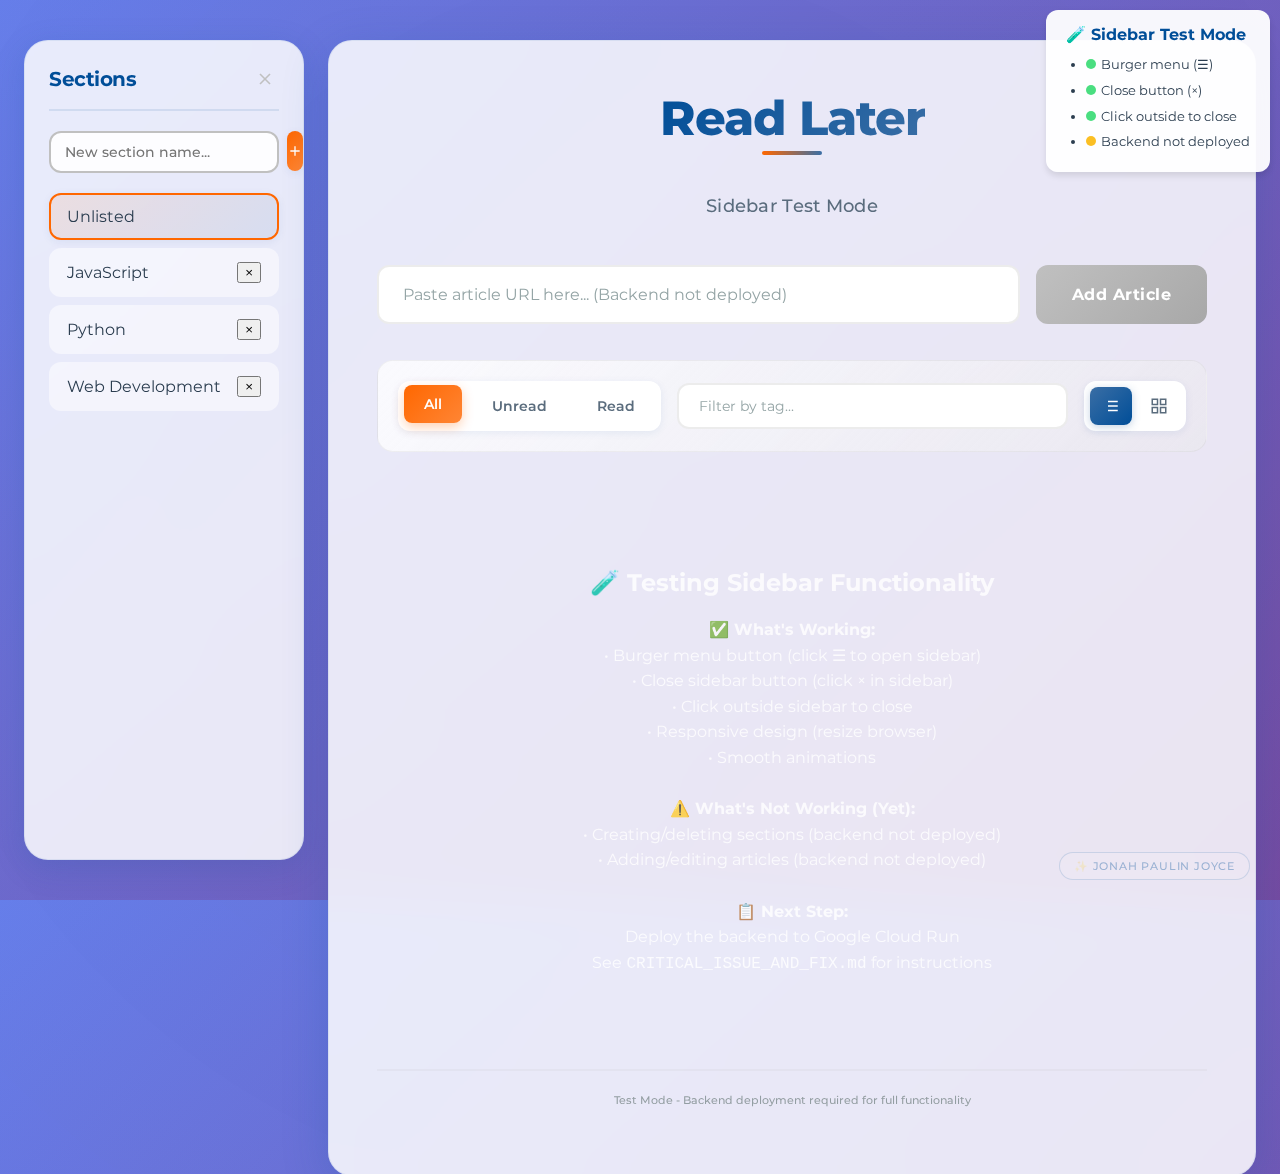
<file: sidebar-test.html>
<!DOCTYPE html>
<html lang="en">
<head>
    <meta charset="utf-8">
    <meta name="viewport" content="width=device-width, initial-scale=1">
    <title>Sidebar Test - Read Later</title>
    <link rel="stylesheet" href="style.css">
    <style>
        /* Override aurora background for easier testing */
        #aurora-canvas { display: none; }
        body { background: linear-gradient(135deg, #667eea 0%, #764ba2 100%); }
        
        /* Test message */
        .test-message {
            position: fixed;
            top: 10px;
            right: 10px;
            background: rgba(255, 255, 255, 0.95);
            padding: 15px 20px;
            border-radius: 12px;
            box-shadow: 0 4px 6px rgba(0,0,0,0.1);
            font-family: 'Montserrat', sans-serif;
            z-index: 10000;
            max-width: 300px;
        }
        
        .test-message h3 {
            margin: 0 0 10px 0;
            color: #004E98;
            font-size: 16px;
        }
        
        .test-message ul {
            margin: 0;
            padding-left: 20px;
            font-size: 13px;
            line-height: 1.6;
        }
        
        .test-message li {
            margin-bottom: 5px;
        }
        
        .test-message .status {
            display: inline-block;
            width: 10px;
            height: 10px;
            border-radius: 50%;
            margin-right: 5px;
        }
        
        .status.ok { background: #4ade80; }
        .status.pending { background: #fbbf24; }
    </style>
</head>
<body>
<canvas id="aurora-canvas"></canvas>
<div class="watermark">Jonah Paulin Joyce</div>

<!-- Test Message -->
<div class="test-message">
    <h3>🧪 Sidebar Test Mode</h3>
    <ul>
        <li><span class="status ok"></span>Burger menu (☰)</li>
        <li><span class="status ok"></span>Close button (×)</li>
        <li><span class="status ok"></span>Click outside to close</li>
        <li><span class="status pending"></span>Backend not deployed</li>
    </ul>
</div>

<!-- Main Application Layout -->
<div class="app-layout">
    <!-- Sidebar for Sections -->
    <aside id="sidebar" class="sidebar">
        <div class="sidebar-header">
            <h3>Sections</h3>
            <button id="closeSidebarBtn" class="close-sidebar-btn" title="Close Sidebar">
                <svg width="24" height="24" viewBox="0 0 24 24" fill="none" stroke="currentColor" stroke-width="2">
                    <line x1="18" y1="6" x2="6" y2="18"></line>
                    <line x1="6" y1="6" x2="18" y2="18"></line>
                </svg>
            </button>
        </div>
        
        <!-- Add Section Form -->
        <div id="addSectionForm" class="add-section-form">
            <input id="sectionNameInput" type="text" placeholder="New section name..." aria-label="Section name">
            <button id="addSectionBtn" title="Add Section">
                <svg width="16" height="16" viewBox="0 0 24 24" fill="none" stroke="currentColor" stroke-width="2">
                    <line x1="12" y1="5" x2="12" y2="19"></line>
                    <line x1="5" y1="12" x2="19" y2="12"></line>
                </svg>
            </button>
        </div>

        <!-- Sections List -->
        <ul id="sectionList" class="section-list">
            <!-- Demo sections for testing -->
            <li class="section-item active">
                <span>Unlisted</span>
            </li>
            <li class="section-item">
                <span>JavaScript</span>
                <button class="delete-section-btn">&times;</button>
            </li>
            <li class="section-item">
                <span>Python</span>
                <button class="delete-section-btn">&times;</button>
            </li>
            <li class="section-item">
                <span>Web Development</span>
                <button class="delete-section-btn">&times;</button>
            </li>
        </ul>
    </aside>

    <!-- Main Content Area -->
    <main class="main-content">
        <div class="container">
            <header>
                <button id="burgerMenuBtn" class="burger-menu-btn" title="Toggle Sidebar">
                    <svg width="24" height="24" viewBox="0 0 24 24" fill="none" stroke="currentColor" stroke-width="2">
                        <line x1="3" y1="12" x2="21" y2="12"></line>
                        <line x1="3" y1="6" x2="21" y2="6"></line>
                        <line x1="3" y1="18" x2="21" y2="18"></line>
                    </svg>
                </button>
                <h1>Read Later</h1>
                <h2 id="currentSectionTitle">Sidebar Test Mode</h2>
            </header>

            <section class="add-article">
                <input id="articleUrl" type="url" placeholder="Paste article URL here... (Backend not deployed)" aria-label="Article URL" disabled>
                <button id="addArticleBtn" disabled>Add Article</button>
            </section>

            <section class="filters">
                <div class="status-filters">
                    <button class="filter-btn active" id="showAll">All</button>
                    <button class="filter-btn" id="showUnread">Unread</button>
                    <button class="filter-btn" id="showRead">Read</button>
                </div>
                <input id="tagFilter" type="text" placeholder="Filter by tag..." aria-label="Filter by tag" disabled>
                <div class="view-toggle">
                    <button class="view-btn active" id="listView" title="List View">
                        <svg width="18" height="18" viewBox="0 0 24 24" fill="none" stroke="currentColor" stroke-width="2">
                            <line x1="8" y1="6" x2="21" y2="6"></line>
                            <line x1="8" y1="12" x2="21" y2="12"></line>
                            <line x1="8" y1="18" x2="21" y2="18"></line>
                            <line x1="3" y1="6" x2="3.01" y2="6"></line>
                            <line x1="3" y1="12" x2="3.01" y2="12"></line>
                            <line x1="3" y1="18" x2="3.01" y2="18"></line>
                        </svg>
                    </button>
                    <button class="view-btn" id="gridView" title="Grid View">
                        <svg width="18" height="18" viewBox="0 0 24 24" fill="none" stroke="currentColor" stroke-width="2">
                            <rect x="3" y="3" width="7" height="7"></rect>
                            <rect x="14" y="3" width="7" height="7"></rect>
                            <rect x="14" y="14" width="7" height="7"></rect>
                            <rect x="3" y="14" width="7" height="7"></rect>
                        </svg>
                    </button>
                </div>
            </section>

            <section class="articles">
                <div style="text-align: center; padding: 60px 20px; color: rgba(255,255,255,0.8);">
                    <h3 style="font-size: 24px; margin-bottom: 20px;">🧪 Testing Sidebar Functionality</h3>
                    <p style="font-size: 16px; line-height: 1.6; max-width: 600px; margin: 0 auto;">
                        <strong>✅ What's Working:</strong><br>
                        • Burger menu button (click ☰ to open sidebar)<br>
                        • Close sidebar button (click × in sidebar)<br>
                        • Click outside sidebar to close<br>
                        • Responsive design (resize browser)<br>
                        • Smooth animations<br><br>
                        
                        <strong>⚠️ What's Not Working (Yet):</strong><br>
                        • Creating/deleting sections (backend not deployed)<br>
                        • Adding/editing articles (backend not deployed)<br><br>
                        
                        <strong>📋 Next Step:</strong><br>
                        Deploy the backend to Google Cloud Run<br>
                        See <code>CRITICAL_ISSUE_AND_FIX.md</code> for instructions
                    </p>
                </div>
            </section>

            <footer>
                <small>Test Mode - Backend deployment required for full functionality</small>
            </footer>
        </div>
    </main>
</div>

<!-- Simple test script (no API calls) -->
<script>
    document.addEventListener('DOMContentLoaded', function() {
        const burgerMenuBtn = document.getElementById('burgerMenuBtn');
        const closeSidebarBtn = document.getElementById('closeSidebarBtn');
        const sidebar = document.getElementById('sidebar');
        
        // Create overlay
        const sidebarOverlay = document.createElement('div');
        sidebarOverlay.className = 'sidebar-overlay';
        document.body.appendChild(sidebarOverlay);
        
        function toggleSidebar() {
            sidebar.classList.toggle('open');
            sidebarOverlay.classList.toggle('active');
        }
        
        function closeSidebar() {
            sidebar.classList.remove('open');
            sidebarOverlay.classList.remove('active');
        }
        
        burgerMenuBtn.addEventListener('click', toggleSidebar);
        closeSidebarBtn.addEventListener('click', closeSidebar);
        sidebarOverlay.addEventListener('click', closeSidebar);
        
        // Add click handlers to demo sections
        const sectionItems = document.querySelectorAll('.section-item span');
        sectionItems.forEach(item => {
            item.addEventListener('click', function() {
                // Remove active class from all
                document.querySelectorAll('.section-item').forEach(el => el.classList.remove('active'));
                // Add to clicked
                this.parentElement.classList.add('active');
                // Update title
                document.getElementById('currentSectionTitle').textContent = this.textContent;
                // Close sidebar on mobile
                closeSidebar();
            });
        });
        
        console.log('✅ Sidebar test mode loaded successfully!');
        console.log('📋 To enable full functionality, deploy backend to Cloud Run');
        console.log('📖 See CRITICAL_ISSUE_AND_FIX.md for deployment instructions');
    });
</script>
</body>
</html>
</file>
<file: style.css>
/* Global styles */
/* Define CSS Variables for the color palette */
@import url('https://fonts.googleapis.com/css2?family=Montserrat:wght@300;400;500;600;700;800&display=swap');

:root {
    --pumpkin: #ff6700;
    --antiflash-white: #ebebeb;
    --silver: #c0c0c0;
    --bice-blue: #3a6ea5;
    --polynesian-blue: #004e98;
    --shadow-sm: 0 2px 8px rgba(0, 78, 152, 0.08);
    --shadow-md: 0 4px 16px rgba(0, 78, 152, 0.12);
    --shadow-lg: 0 8px 32px rgba(0, 78, 152, 0.16);
    --shadow-xl: 0 12px 48px rgba(0, 78, 152, 0.2);
}

* {
    box-sizing: border-box;
}

html, body {
    height: 100%;
}

body {
    margin: 0;
    font-family: 'Montserrat', sans-serif;
    background: linear-gradient(135deg, #e8f4f8 0%, var(--antiflash-white) 50%, #f5f5f5 100%);
    color: #2c3e50;
    display: flex;
    justify-content: center;
    align-items: flex-start;
    min-height: 100vh;
    padding: 40px 24px;
    position: relative;
    overflow-x: hidden;
}

#aurora-canvas {
    position: fixed;
    top: 0;
    left: 0;
    width: 100%;
    height: 100%;
    z-index: 0;
    pointer-events: none;
    opacity: 0.4;
}

.watermark {
    position: fixed;
    bottom: 20px;
    right: 30px;
    font-size: 11px;
    font-weight: 500;
    color: rgba(0, 78, 152, 0.35);
    letter-spacing: 0.8px;
    z-index: 999;
    font-family: 'Montserrat', sans-serif;
    text-transform: uppercase;
    pointer-events: none;
    user-select: none;
    background: rgba(255, 255, 255, 0.1);
    backdrop-filter: blur(10px);
    padding: 6px 14px;
    border-radius: 20px;
    border: 1px solid rgba(0, 78, 152, 0.15);
    transition: all 0.3s ease;
}

.watermark::before {
    content: '✨ ';
    opacity: 0.6;
}

body::before {
    content: '';
    position: fixed;
    top: -50%;
    right: -50%;
    width: 200%;
    height: 200%;
    background: radial-gradient(circle, rgba(58, 110, 165, 0.03) 0%, transparent 70%);
    pointer-events: none;
    z-index: 0;
}

/* ============================================================================
   APP LAYOUT - Sidebar + Main Content
   ============================================================================ */

.app-layout {
    display: flex;
    width: 100%;
    max-width: 1600px;
    gap: 24px;
    position: relative;
    z-index: 1;
    animation: fadeInUp 0.6s ease-out;
}

/* Sidebar Styles */
.sidebar {
    width: 280px;
    flex-shrink: 0;
    background: rgba(255, 255, 255, 0.85);
    backdrop-filter: blur(20px);
    border-radius: 24px;
    padding: 24px;
    box-shadow: var(--shadow-lg);
    border: 1px solid rgba(0, 78, 152, 0.08);
    max-height: calc(100vh - 80px);
    overflow-y: auto;
    position: sticky;
    top: 40px;
}

.sidebar-header {
    display: flex;
    justify-content: space-between;
    align-items: center;
    margin-bottom: 20px;
    padding-bottom: 16px;
    border-bottom: 2px solid rgba(0, 78, 152, 0.1);
}

.sidebar-header h3 {
    margin: 0;
    font-size: 20px;
    font-weight: 700;
    color: var(--polynesian-blue);
    letter-spacing: -0.5px;
}

.close-sidebar-btn {
    background: none;
    border: none;
    cursor: pointer;
    padding: 4px;
    display: flex;
    align-items: center;
    justify-content: center;
    color: var(--silver);
    transition: all 0.3s ease;
    border-radius: 8px;
}

.close-sidebar-btn:hover {
    color: var(--polynesian-blue);
    background: rgba(0, 78, 152, 0.1);
}

.close-sidebar-btn svg {
    width: 20px;
    height: 20px;
}

/* Add Section Form */
.add-section-form {
    display: flex;
    gap: 8px;
    margin-bottom: 20px;
}

.add-section-form input {
    flex: 1;
    padding: 10px 14px;
    border: 2px solid var(--silver);
    border-radius: 12px;
    font-family: 'Montserrat', sans-serif;
    font-size: 14px;
    font-weight: 500;
    transition: all 0.3s cubic-bezier(0.4, 0, 0.2, 1);
    background: rgba(255, 255, 255, 0.9);
}

.add-section-form input:focus {
    outline: none;
    border-color: var(--bice-blue);
    box-shadow: 0 0 0 3px rgba(58, 110, 165, 0.1);
}

.add-section-form button {
    width: 40px;
    height: 40px;
    padding: 0;
    display: flex;
    align-items: center;
    justify-content: center;
    background: linear-gradient(135deg, var(--pumpkin) 0%, #ff8533 100%);
    color: white;
    border: none;
    border-radius: 12px;
    cursor: pointer;
    transition: all 0.3s cubic-bezier(0.4, 0, 0.2, 1);
    box-shadow: var(--shadow-sm);
}

.add-section-form button:hover {
    transform: translateY(-2px);
    box-shadow: var(--shadow-md);
}

.add-section-form button:active {
    transform: translateY(0);
}

/* Section List */
.section-list {
    list-style: none;
    padding: 0;
    margin: 0;
}

.section-item {
    display: flex;
    align-items: center;
    justify-content: space-between;
    padding: 12px 16px;
    margin-bottom: 8px;
    border-radius: 12px;
    cursor: pointer;
    transition: all 0.3s cubic-bezier(0.4, 0, 0.2, 1);
    background: rgba(255, 255, 255, 0.5);
    border: 2px solid transparent;
}

.section-item:hover {
    background: rgba(58, 110, 165, 0.08);
    transform: translateX(4px);
}

.section-item.active {
    background: linear-gradient(135deg, rgba(255, 103, 0, 0.1) 0%, rgba(58, 110, 165, 0.1) 100%);
    border-color: var(--pumpkin);
    box-shadow: var(--shadow-sm);
}

.section-name {
    flex: 1;
    font-size: 15px;
    font-weight: 600;
    color: var(--polynesian-blue);
    user-select: none;
}

.section-item.active .section-name {
    color: var(--pumpkin);
}

.section-delete-btn {
    width: 24px;
    height: 24px;
    display: flex;
    align-items: center;
    justify-content: center;
    background: rgba(255, 103, 0, 0.1);
    color: var(--pumpkin);
    border: none;
    border-radius: 6px;
    cursor: pointer;
    font-size: 18px;
    line-height: 1;
    opacity: 0;
    transition: all 0.2s ease;
}

.section-item:hover .section-delete-btn {
    opacity: 1;
}

.section-delete-btn:hover {
    background: var(--pumpkin);
    color: white;
}

/* Main Content */
.main-content {
    flex: 1;
    min-width: 0;
}

.container {
    width: 100%;
    background: rgba(255, 255, 255, 0.85);
    backdrop-filter: blur(20px);
    padding: 48px;
    border-radius: 24px;
    box-shadow: var(--shadow-xl);
    border: 1px solid rgba(0, 78, 152, 0.08);
}

header {
    text-align: center;
    margin-bottom: 48px;
    position: relative;
    display: flex;
    flex-direction: column;
    align-items: center;
    gap: 12px;
}

.burger-menu-btn {
    position: absolute;
    left: 0;
    top: 0;
    background: none;
    border: none;
    cursor: pointer;
    padding: 8px;
    display: none; /* Hidden by default, shown in responsive view */
    align-items: center;
    justify-content: center;
    color: var(--polynesian-blue);
    transition: all 0.3s ease;
    border-radius: 8px;
    z-index: 10;
}

.burger-menu-btn:hover {
    background: rgba(0, 78, 152, 0.1);
    transform: scale(1.05);
}

.burger-menu-btn svg {
    width: 24px;
    height: 24px;
}

header h1 {
    margin: 0 0 12px 0;
    font-size: 48px;
    font-weight: 800;
    background: linear-gradient(135deg, var(--polynesian-blue) 0%, var(--bice-blue) 100%);
    -webkit-background-clip: text;
    -webkit-text-fill-color: transparent;
    background-clip: text;
    letter-spacing: -1px;
    position: relative;
    display: inline-block;
}

header h1::after {
    content: '';
    position: absolute;
    bottom: -8px;
    left: 50%;
    transform: translateX(-50%);
    width: 60px;
    height: 4px;
    background: linear-gradient(90deg, var(--pumpkin), var(--bice-blue));
    border-radius: 2px;
}

header h2 {
    margin: 24px 0 0 0;
    font-size: 18px;
    font-weight: 500;
    color: #5a6c7d;
    letter-spacing: 0.3px;
}
.add-article {
    display: flex;
    gap: 16px;
    margin-bottom: 36px;
    position: relative;
}

.add-article::before {
    content: '';
    position: absolute;
    inset: -8px;
    background: linear-gradient(135deg, rgba(58, 110, 165, 0.1), rgba(255, 103, 0, 0.1));
    border-radius: 16px;
    opacity: 0;
    transition: opacity 0.3s ease;
    z-index: -1;
}

.add-article:focus-within::before {
    opacity: 1;
}

.add-article input[type="url"] {
    flex: 1;
    padding: 18px 24px;
    border: 2px solid rgba(192, 192, 192, 0.3);
    border-radius: 12px;
    font-size: 16px;
    font-family: 'Montserrat', sans-serif;
    font-weight: 500;
    transition: all 0.3s cubic-bezier(0.4, 0, 0.2, 1);
    background: white;
    color: #2c3e50;
}

.add-article input[type="url"]::placeholder {
    color: #95a5a6;
    font-weight: 400;
}

.add-article input[type="url"]:focus {
    outline: none;
    border-color: var(--bice-blue);
    box-shadow: 0 0 0 4px rgba(58, 110, 165, 0.1), var(--shadow-md);
    transform: translateY(-2px);
}

.add-article button {
    background: linear-gradient(135deg, var(--bice-blue) 0%, var(--polynesian-blue) 100%);
    color: white;
    border: none;
    padding: 18px 36px;
    border-radius: 12px;
    cursor: pointer;
    font-size: 16px;
    font-family: 'Montserrat', sans-serif;
    font-weight: 700;
    letter-spacing: 0.5px;
    transition: all 0.3s cubic-bezier(0.4, 0, 0.2, 1);
    box-shadow: var(--shadow-sm);
    position: relative;
    overflow: hidden;
}

.add-article button::before {
    content: '';
    position: absolute;
    top: 50%;
    left: 50%;
    width: 0;
    height: 0;
    border-radius: 50%;
    background: rgba(255, 255, 255, 0.3);
    transform: translate(-50%, -50%);
    transition: width 0.6s, height 0.6s;
}

.add-article button:hover::before {
    width: 300px;
    height: 300px;
}

.add-article button:hover {
    transform: translateY(-3px);
    box-shadow: var(--shadow-lg);
}

.add-article button:active {
    transform: translateY(-1px);
}

.add-article button:disabled {
    background: linear-gradient(135deg, var(--silver) 0%, #a8a8a8 100%);
    cursor: not-allowed;
    transform: none;
    box-shadow: none;
}

.filters {
    display: flex;
    gap: 16px;
    margin-bottom: 32px;
    align-items: center;
    flex-wrap: wrap;
    padding: 20px;
    background: linear-gradient(135deg, rgba(255, 255, 255, 0.8), rgba(235, 235, 235, 0.4));
    border-radius: 16px;
    border: 1px solid rgba(192, 192, 192, 0.2);
}

.status-filters {
    display: flex;
    gap: 10px;
    background: white;
    padding: 6px;
    border-radius: 12px;
    box-shadow: var(--shadow-sm);
}

.filter-btn {
    background-color: transparent;
    color: #5a6c7d;
    border: none;
    padding: 10px 20px;
    border-radius: 8px;
    cursor: pointer;
    font-size: 14px;
    font-family: 'Montserrat', sans-serif;
    font-weight: 600;
    transition: all 0.3s cubic-bezier(0.4, 0, 0.2, 1);
    position: relative;
}

.filter-btn:hover {
    background-color: rgba(58, 110, 165, 0.08);
    color: var(--bice-blue);
    transform: translateY(-1px);
}

.filter-btn.active {
    background: linear-gradient(135deg, var(--pumpkin) 0%, #ff8534 100%);
    color: white;
    box-shadow: 0 4px 12px rgba(255, 103, 0, 0.3);
    transform: translateY(-2px);
}

.filter-btn.active:hover {
    background: linear-gradient(135deg, #ff8534 0%, var(--pumpkin) 100%);
    transform: translateY(-2px);
}

#tagFilter {
    padding: 12px 20px;
    border-radius: 12px;
    border: 2px solid rgba(192, 192, 192, 0.3);
    font-size: 14px;
    font-family: 'Montserrat', sans-serif;
    font-weight: 500;
    flex: 1;
    min-width: 200px;
    transition: all 0.3s cubic-bezier(0.4, 0, 0.2, 1);
    background: white;
}

#tagFilter::placeholder {
    color: #95a5a6;
    font-weight: 400;
}

#tagFilter:focus {
    outline: none;
    border-color: var(--bice-blue);
    box-shadow: 0 0 0 4px rgba(58, 110, 165, 0.1);
}

.view-toggle {
    display: flex;
    gap: 6px;
    background: white;
    padding: 6px;
    border-radius: 12px;
    box-shadow: var(--shadow-sm);
}

.view-btn {
    background: transparent;
    border: none;
    padding: 10px 12px;
    border-radius: 8px;
    cursor: pointer;
    color: #5a6c7d;
    transition: all 0.3s cubic-bezier(0.4, 0, 0.2, 1);
    display: flex;
    align-items: center;
    justify-content: center;
}

.view-btn:hover {
    background: rgba(58, 110, 165, 0.08);
    color: var(--bice-blue);
}

.view-btn.active {
    background: linear-gradient(135deg, var(--bice-blue) 0%, var(--polynesian-blue) 100%);
    color: white;
    box-shadow: 0 2px 8px rgba(58, 110, 165, 0.3);
}

.view-btn svg {
    width: 18px;
    height: 18px;
}

#articleList {
    list-style: none;
    padding: 0;
    margin: 0;
    display: flex;
    flex-direction: column;
    gap: 20px;
    transition: all 0.3s ease;
}

#articleList.grid-view {
    display: grid;
    grid-template-columns: repeat(auto-fill, minmax(350px, 1fr));
    gap: 24px;
}

#articleList.grid-view .article-item {
    height: 100%;
    min-height: 320px;
    display: flex;
    flex-direction: column;
}

#articleList.grid-view .article-item:hover {
    transform: translateY(-8px);
}

#articleList.grid-view .article-preview-content {
    flex-direction: column;
    margin-bottom: 16px;
}

#articleList.grid-view .article-thumbnail {
    width: 100%;
    height: 180px;
    object-fit: cover;
}

#articleList.grid-view .article-description-preview {
    max-height: 70px;
    -webkit-line-clamp: 3;
    line-clamp: 3;
}

#articleList.grid-view .article-header {
    flex-direction: column;
    align-items: flex-start;
}

#articleList.grid-view .article-actions {
    width: 100%;
    margin-top: auto;
    padding-top: 16px;
    border-top: 2px dashed rgba(192, 192, 192, 0.2);
    flex-wrap: wrap;
}

#articleList.grid-view .article-title {
    margin-bottom: 12px;
    margin-right: 0;
    font-size: 1.1em;
}

#articleList.grid-view .article-url {
    font-size: 0.75em;
}

#articleList.grid-view .article-tags {
    margin-top: 12px;
}

#articleList.grid-view .article-notes-preview {
    margin-top: 12px;
    padding-top: 12px;
    font-size: 0.85em;
    max-height: 50px;
}

#articleList {
    list-style: none;
    padding: 0;
    margin: 0;
}

.article-item {
    background: linear-gradient(135deg, #ffffff 0%, #fafafa 100%);
    border: 2px solid rgba(192, 192, 192, 0.2);
    border-radius: 16px;
    padding: 24px;
    margin-bottom: 20px;
    display: flex;
    flex-direction: column;
    position: relative;
    transition: all 0.4s cubic-bezier(0.4, 0, 0.2, 1);
    overflow: hidden;
}

.article-item::before {
    content: '';
    position: absolute;
    left: 0;
    top: 0;
    height: 100%;
    width: 6px;
    background: linear-gradient(180deg, var(--bice-blue), var(--polynesian-blue));
    opacity: 0;
    transition: opacity 0.3s ease;
}

.article-item:hover::before {
    opacity: 1;
}

.article-item:hover {
    transform: translateX(4px) translateY(-4px);
    box-shadow: var(--shadow-lg);
    border-color: rgba(58, 110, 165, 0.3);
}

.article-item.read {
    opacity: 0.65;
    background: linear-gradient(135deg, #f8f9fa 0%, #e9ecef 100%);
    border-left: 6px solid var(--silver);
}

.article-item.read::before {
    background: linear-gradient(180deg, var(--silver), #999);
}

.article-header {
    display: flex;
    gap: 16px;
    justify-content: space-between;
    align-items: flex-start;
    margin-bottom: 16px;
}

.article-title {
    font-weight: 700;
    font-size: 1.25em;
    color: var(--polynesian-blue);
    margin: 0;
    flex: 1;
    margin-right: 16px;
    line-height: 1.4;
}

.article-title a {
    color: inherit;
    text-decoration: none;
    transition: all 0.3s ease;
    position: relative;
}

.article-title a::after {
    content: '';
    position: absolute;
    bottom: -2px;
    left: 0;
    width: 0;
    height: 2px;
    background: linear-gradient(90deg, var(--pumpkin), var(--bice-blue));
    transition: width 0.3s ease;
}

.article-title a:hover {
    color: var(--pumpkin);
}

.article-title a:hover::after {
    width: 100%;
}

.article-url {
    font-size: 0.8em;
    color: #7f8c8d;
    word-break: break-all;
    margin: 8px 0 16px 0;
    font-weight: 500;
    letter-spacing: 0.2px;
}

.article-meta {
    display: flex;
    gap: 12px;
    font-size: 0.85em;
    flex-wrap: wrap;
    margin-bottom: 12px;
}

.article-tags {
    margin-top: 16px;
    display: flex;
    gap: 10px;
    flex-wrap: wrap;
}

.article-tags .tag {
    background: linear-gradient(135deg, var(--bice-blue), var(--polynesian-blue));
    color: white;
    padding: 6px 14px;
    border-radius: 20px;
    font-size: 12px;
    font-weight: 600;
    white-space: nowrap;
    box-shadow: 0 2px 8px rgba(58, 110, 165, 0.2);
    transition: all 0.3s ease;
    letter-spacing: 0.3px;
}

.article-tags .tag:hover {
    transform: translateY(-2px);
    box-shadow: 0 4px 12px rgba(58, 110, 165, 0.3);
}

.article-notes-preview {
    font-style: italic;
    color: #5a6c7d;
    font-size: 0.9em;
    margin-top: 16px;
    padding-top: 16px;
    border-top: 2px dashed rgba(192, 192, 192, 0.3);
    max-height: 60px;
    overflow: hidden;
    text-overflow: ellipsis;
    line-height: 1.6;
    font-weight: 400;
}

/* New styles for article preview content (image/description) */
.article-preview-content {
    display: flex;
    gap: 20px;
    margin-bottom: 20px;
    background: linear-gradient(135deg, rgba(255, 255, 255, 0.9), rgba(248, 249, 250, 0.9));
    padding: 16px;
    border-radius: 12px;
    border: 2px solid rgba(192, 192, 192, 0.15);
    align-items: flex-start;
    transition: all 0.3s ease;
}

.article-preview-content:hover {
    border-color: rgba(58, 110, 165, 0.25);
    box-shadow: var(--shadow-sm);
}

.article-thumbnail {
    width: 140px;
    height: 95px;
    object-fit: cover;
    border-radius: 10px;
    flex-shrink: 0;
    box-shadow: 0 4px 12px rgba(0, 0, 0, 0.12);
    transition: all 0.3s ease;
    border: 2px solid rgba(255, 255, 255, 0.8);
}

.article-thumbnail:hover {
    transform: scale(1.05);
    box-shadow: 0 6px 20px rgba(0, 0, 0, 0.18);
}

.article-description-preview {
    font-size: 0.9em;
    color: #5a6c7d;
    margin: 0;
    line-height: 1.6;
    max-height: 95px;
    overflow: hidden;
    text-overflow: ellipsis;
    display: -webkit-box;
    -webkit-line-clamp: 4; /* Max 4 lines */
    line-clamp: 4;
    -webkit-box-orient: vertical;
    font-weight: 400;
}

.article-actions {
    display: flex;
    gap: 10px;
    align-items: center;
    flex-shrink: 0;
    flex-wrap: wrap;
}

.read-toggle {
    display: flex;
    align-items: center;
    gap: 8px;
    font-size: 13px;
    font-weight: 600;
    cursor: pointer;
    color: var(--polynesian-blue);
    padding: 8px 12px;
    border-radius: 8px;
    transition: all 0.3s ease;
    background: rgba(58, 110, 165, 0.05);
}

.read-toggle:hover {
    background: rgba(58, 110, 165, 0.1);
}

.read-checkbox {
    width: 18px;
    height: 18px;
    cursor: pointer;
    accent-color: var(--bice-blue);
}

.article-actions button {
    border: none;
    background: rgba(58, 110, 165, 0.08);
    color: var(--bice-blue);
    padding: 8px 16px;
    border-radius: 8px;
    cursor: pointer;
    font-size: 13px;
    font-family: 'Montserrat', sans-serif;
    font-weight: 600;
    transition: all 0.3s cubic-bezier(0.4, 0, 0.2, 1);
}

.article-actions button:hover {
    background: var(--bice-blue);
    color: white;
    transform: translateY(-2px);
    box-shadow: 0 4px 12px rgba(58, 110, 165, 0.25);
}

/* Style for delete button to stand out */
.article-actions .delete-btn {
    background: rgba(220, 53, 69, 0.08);
    color: #dc3545;
}

.article-actions .delete-btn:hover {
    background: #dc3545;
    color: white;
    box-shadow: 0 4px 12px rgba(220, 53, 69, 0.25);
}

/* Modal styles */
.modal {
    display: none;
    position: fixed;
    z-index: 1000;
    left: 0;
    top: 0;
    width: 100%;
    height: 100%;
    overflow: auto;
    background-color: rgba(0, 78, 152, 0.5);
    backdrop-filter: blur(8px);
    align-items: center;
    justify-content: center;
    animation: fadeInModal 0.3s ease;
}

@keyframes fadeInModal {
    from {
        opacity: 0;
    }
    to {
        opacity: 1;
    }
}

.modal[aria-hidden="false"] {
    display: flex;
}

.modal .modal-content {
    background: linear-gradient(135deg, #ffffff 0%, #fafafa 100%);
    margin: auto;
    padding: 40px;
    border-radius: 20px;
    box-shadow: var(--shadow-xl);
    border: 2px solid rgba(255, 255, 255, 0.8);
    width: 90%;
    max-width: 640px;
    position: relative;
    animation: slideUp 0.4s cubic-bezier(0.4, 0, 0.2, 1);
}

@keyframes slideUp {
    from {
        opacity: 0;
        transform: translateY(40px) scale(0.95);
    }
    to {
        opacity: 1;
        transform: translateY(0) scale(1);
    }
}

.modal-content h2 {
    color: var(--polynesian-blue);
    margin-top: 0;
    margin-bottom: 28px;
    text-align: center;
    font-size: 28px;
    font-weight: 700;
    letter-spacing: -0.5px;
}

.modal-content label {
    display: block;
    margin-bottom: 10px;
    font-weight: 600;
    color: #2c3e50;
    font-size: 14px;
    letter-spacing: 0.3px;
}

.modal input[type="text"],
.modal input[type="url"],
.modal textarea {
    width: 100%;
    padding: 14px 18px;
    margin-bottom: 20px;
    border: 2px solid rgba(192, 192, 192, 0.3);
    border-radius: 12px;
    font-size: 15px;
    font-family: 'Montserrat', sans-serif;
    font-weight: 500;
    transition: all 0.3s cubic-bezier(0.4, 0, 0.2, 1);
    background: white;
}

.modal input:focus,
.modal textarea:focus {
    outline: none;
    border-color: var(--bice-blue);
    box-shadow: 0 0 0 4px rgba(58, 110, 165, 0.1);
    transform: translateY(-2px);
}

.modal textarea {
    min-height: 120px;
    resize: vertical;
    line-height: 1.6;
}

.modal-actions {
    display: flex;
    gap: 12px;
    justify-content: flex-end;
    margin-top: 28px;
}

.modal-actions button {
    padding: 12px 28px;
    font-size: 15px;
    font-family: 'Montserrat', sans-serif;
    font-weight: 600;
    border-radius: 10px;
    border: none;
    cursor: pointer;
    transition: all 0.3s cubic-bezier(0.4, 0, 0.2, 1);
}

.cancel-btn {
    background: rgba(192, 192, 192, 0.2);
    color: #5a6c7d;
    padding: 12px 28px;
}

.cancel-btn:hover {
    background: rgba(192, 192, 192, 0.35);
    transform: translateY(-2px);
}

#saveEditBtn,
#saveNotesTagsBtn {
    background: linear-gradient(135deg, var(--bice-blue) 0%, var(--polynesian-blue) 100%);
    color: white;
    padding: 12px 28px;
    box-shadow: var(--shadow-sm);
}

#saveEditBtn:hover,
#saveNotesTagsBtn:hover {
    box-shadow: var(--shadow-md);
    transform: translateY(-2px);
}

.close-button {
    color: #95a5a6;
    float: right;
    font-size: 32px;
    font-weight: 300;
    line-height: 1;
    position: absolute;
    top: 20px;
    right: 24px;
    cursor: pointer;
    transition: all 0.3s ease;
    width: 32px;
    height: 32px;
    display: flex;
    align-items: center;
    justify-content: center;
    border-radius: 8px;
}

.close-button:hover,
.close-button:focus {
    color: var(--pumpkin);
    background: rgba(255, 103, 0, 0.1);
    transform: rotate(90deg);
}

footer {
    margin-top: 32px;
    text-align: center;
    color: #7f8c8d;
    font-size: 13px;
    font-weight: 500;
    padding: 20px;
    border-top: 2px solid rgba(192, 192, 192, 0.15);
}

footer small {
    opacity: 0.8;
}

/* =====================================================================
   SIDEBAR TOGGLE FUNCTIONALITY
   ===================================================================== */

/* Sidebar closed state */
.sidebar.closed {
    transform: translateX(-100%);
}

/* Overlay when sidebar is open on mobile */
.sidebar-overlay {
    display: none;
    position: fixed;
    top: 0;
    left: 0;
    width: 100%;
    height: 100%;
    background: rgba(0, 0, 0, 0.5);
    z-index: 999;
    backdrop-filter: blur(2px);
}

.sidebar-overlay.active {
    display: block;
}

/* =====================================================================
   RESPONSIVE DESIGN
   ===================================================================== */

@media (max-width: 1024px) {
    /* Show burger menu on tablets and below */
    .burger-menu-btn {
        display: flex;
    }
    
    /* Make sidebar overlay on smaller screens */
    .sidebar {
        position: fixed;
        left: 0;
        top: 0;
        height: 100vh;
        z-index: 1000;
        box-shadow: 2px 0 10px rgba(0, 0, 0, 0.1);
        transform: translateX(-100%);
        transition: transform 0.3s cubic-bezier(0.4, 0, 0.2, 1);
    }
    
    .sidebar.open {
        transform: translateX(0);
    }
    
    .main-content {
        margin-left: 0;
        width: 100%;
    }
}

@media (max-width: 768px) {
    body {
        padding: 20px 16px;
    }
    
    .container {
        padding: 32px 24px;
        border-radius: 20px;
    }
    
    header h1 {
        font-size: 36px;
    }
    
    header h2 {
        font-size: 16px;
    }
    
    .add-article {
        flex-direction: column;
        gap: 12px;
    }
    
    .add-article input,
    .add-article button {
        width: 100%;
    }
    
    .filters {
        flex-direction: column;
        align-items: stretch;
        gap: 12px;
        padding: 16px;
    }
    
    .status-filters {
        width: 100%;
        justify-content: space-between;
    }
    
    #tagFilter {
        width: 100%;
    }
    
    .view-toggle {
        width: 100%;
        justify-content: center;
    }
    
    #articleList.grid-view {
        grid-template-columns: 1fr;
        gap: 20px;
    }
    
    #articleList.grid-view .article-item {
        min-height: auto;
    }
    
    .article-item {
        padding: 20px;
    }
    
    .article-header {
        flex-direction: column;
        align-items: flex-start;
        gap: 12px;
    }
    
    .article-title {
        font-size: 1.1em;
        margin-right: 0;
    }
    
    .article-actions {
        width: 100%;
        justify-content: flex-start;
        flex-wrap: wrap;
    }
    
    .article-preview-content {
        flex-direction: column;
        align-items: center;
        text-align: center;
    }
    
    .article-thumbnail {
        width: 100%;
        height: auto;
        max-height: 200px;
    }
    
    .modal .modal-content {
        padding: 32px 24px;
        width: 95%;
    }
    
    .modal-content h2 {
        font-size: 24px;
    }
}

@media (min-width: 769px) and (max-width: 1024px) {
    #articleList.grid-view {
        grid-template-columns: repeat(2, 1fr);
    }
}

@media (min-width: 1400px) {
    #articleList.grid-view {
        grid-template-columns: repeat(3, 1fr);
    }
}

@media (max-width: 480px) {
    header h1 {
        font-size: 28px;
    }
    
    header h2 {
        font-size: 14px;
    }
    
    .container {
        padding: 24px 16px;
    }
    
    .filter-btn {
        padding: 8px 14px;
        font-size: 13px;
    }
    
    .article-actions button {
        padding: 6px 12px;
        font-size: 12px;
    }
    
    .watermark {
        bottom: 12px;
        right: 12px;
        font-size: 9px;
        padding: 5px 10px;
        letter-spacing: 0.5px;
    }
}

/* ============================================================================
   RESPONSIVE - SIDEBAR
   ============================================================================ */

@media (max-width: 1024px) {
    .app-layout {
        flex-direction: column;
    }
    
    .sidebar {
        flex: 0 0 auto;
        max-height: 300px;
        width: 100%;
    }
    
    .sidebar-header h3 {
        font-size: 18px;
    }
    
    .section-list {
        max-height: 180px;
    }
}

@media (max-width: 768px) {
    body {
        padding: 20px 12px;
    }
    
    .app-layout {
        gap: 16px;
    }
    
    .sidebar {
        padding: 24px 20px;
        max-height: 250px;
    }
    
    .add-section-form {
        margin-bottom: 16px;
        padding-bottom: 16px;
    }
    
    .section-list {
        max-height: 150px;
    }
    
    .section-list li {
        padding: 10px 14px;
        font-size: 14px;
    }
}

@media (max-width: 480px) {
    .sidebar {
        padding: 20px 16px;
        border-radius: 16px;
    }
    
    .sidebar-header h3 {
        font-size: 16px;
    }
    
    .add-section-form input {
        font-size: 13px;
        padding: 8px 12px;
    }
    
    .add-section-form button {
        padding: 8px 12px;
    }
    
    .section-list li {
        padding: 8px 12px;
        font-size: 13px;
    }
}

/* ============================================================================
   NOTIFICATIONS & LOADING
   ============================================================================ */

.notification {
    position: fixed;
    top: 20px;
    right: 20px;
    padding: 16px 24px;
    background: rgba(255, 255, 255, 0.95);
    backdrop-filter: blur(20px);
    border-radius: 12px;
    box-shadow: var(--shadow-lg);
    font-family: 'Montserrat', sans-serif;
    font-size: 14px;
    font-weight: 600;
    z-index: 10000;
    opacity: 0;
    transform: translateX(400px);
    transition: all 0.3s cubic-bezier(0.4, 0, 0.2, 1);
    border-left: 4px solid var(--bice-blue);
}

.notification.show {
    opacity: 1;
    transform: translateX(0);
}

.notification-success {
    border-left-color: #10b981;
    color: #065f46;
}

.notification-error {
    border-left-color: #ef4444;
    color: #991b1b;
}

.notification-warning {
    border-left-color: var(--pumpkin);
    color: #9a3412;
}

.notification-info {
    border-left-color: var(--bice-blue);
    color: var(--polynesian-blue);
}

.loading-indicator,
#loading-overlay {
    position: fixed;
    top: 0;
    left: 0;
    width: 100%;
    height: 100%;
    background: rgba(0, 0, 0, 0.3);
    backdrop-filter: blur(4px);
    display: flex;
    align-items: center;
    justify-content: center;
    z-index: 9999;
}

.spinner {
    width: 50px;
    height: 50px;
    border: 4px solid rgba(255, 255, 255, 0.3);
    border-top-color: var(--pumpkin);
    border-radius: 50%;
    animation: spin 0.8s linear infinite;
}

@keyframes spin {
    to { transform: rotate(360deg); }
}

/* Empty state message */
.empty-message {
    text-align: center;
    padding: 60px 20px;
    color: var(--silver);
    font-size: 16px;
    font-weight: 500;
    font-style: italic;
}
</file>
